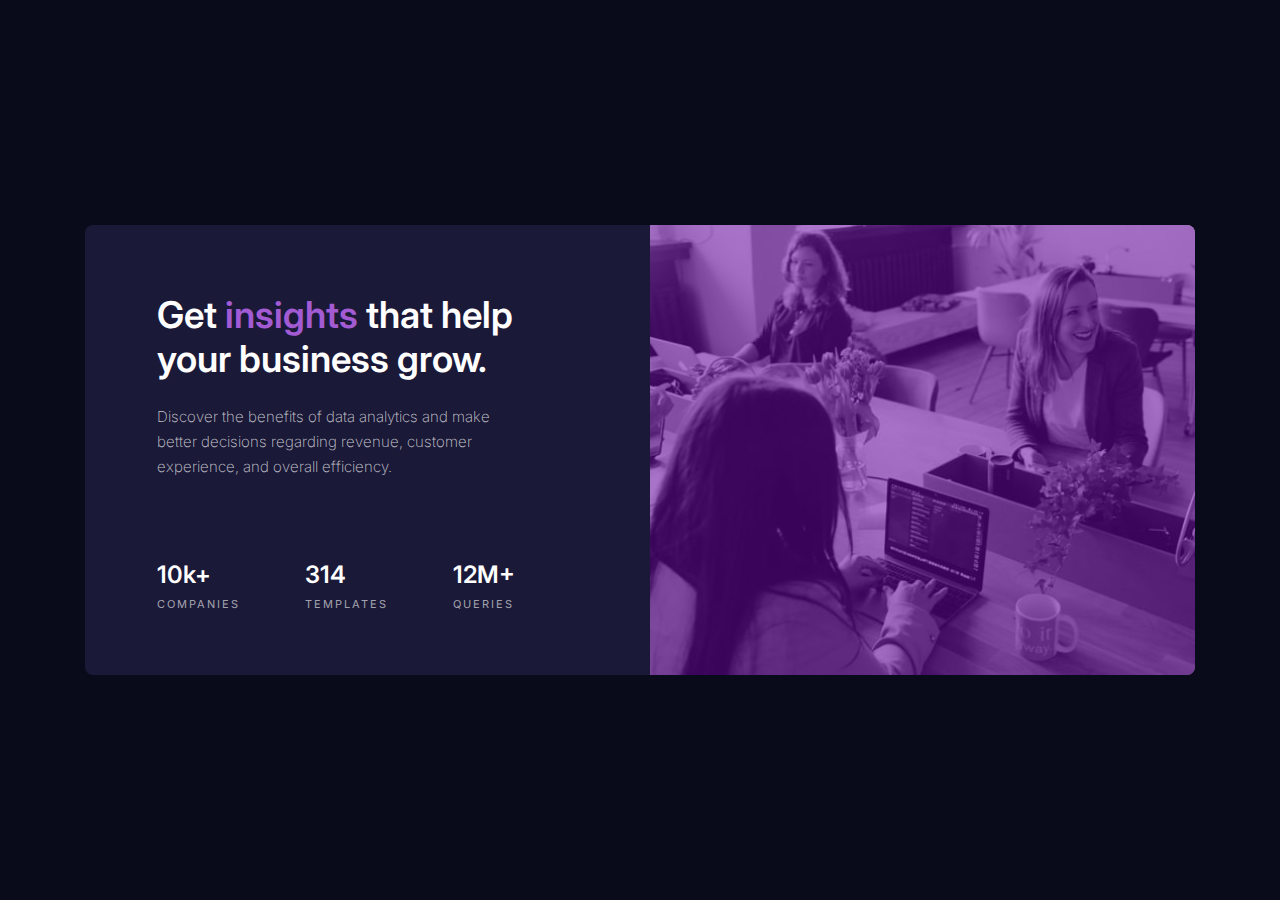
<file: index.html>
<!DOCTYPE html>
<html lang="en">

<head>
  <meta charset="UTF-8">
  <meta name="viewport" content="width=device-width, initial-scale=1.0">
  <!-- displays site properly based on user's device -->

  <link rel="icon" type="image/png" sizes="32x32" href="./images/favicon-32x32.png">
  <link rel="stylesheet" href="styles.css">

  <title>Frontend Mentor | Stats preview card component</title>

  <style>
    .attribution {
      font-size: 11px;
      text-align: center;
    }

    .attribution a {
      color: hsl(228, 45%, 44%);
    }
  </style>
</head>

<body>
  <div class="container" role="main">
    <section class="text">
      <div class="textRow">
        <h1>
          Get <span class="insights">insights</span> that help your business grow.
        </h1>

        <p>
          Discover the benefits of data analytics and make better decisions regarding revenue, customer
          experience, and overall efficiency.
        </p>
      </div>

      <div class="numbersRow">
        <div>
          <span class="highlighted">10k+</span>
          <p>companies</p>
        </div>

        <div>
          <span class="highlighted">314</span>
          <p>templates</p>
        </div>

        <div>
          <span class="highlighted">12M+</span>
          <p>queries</p>
        </div>
      </div>
    </section>

    <div class="imageWrapper">
      <div class="overlay"></div>
      <img src="./images/image-header-desktop.jpg" alt="Grupo de executivas trabalhando." />
    </div>
  </div>

  <!-- <div class="attribution">
    Challenge by <a href="https://www.frontendmentor.io?ref=challenge" target="_blank">Frontend Mentor</a>.
    Coded by <a href="#">Hennrique Guimarães Ribeiro</a>.
  </div> -->
</body>

</html>
</file>
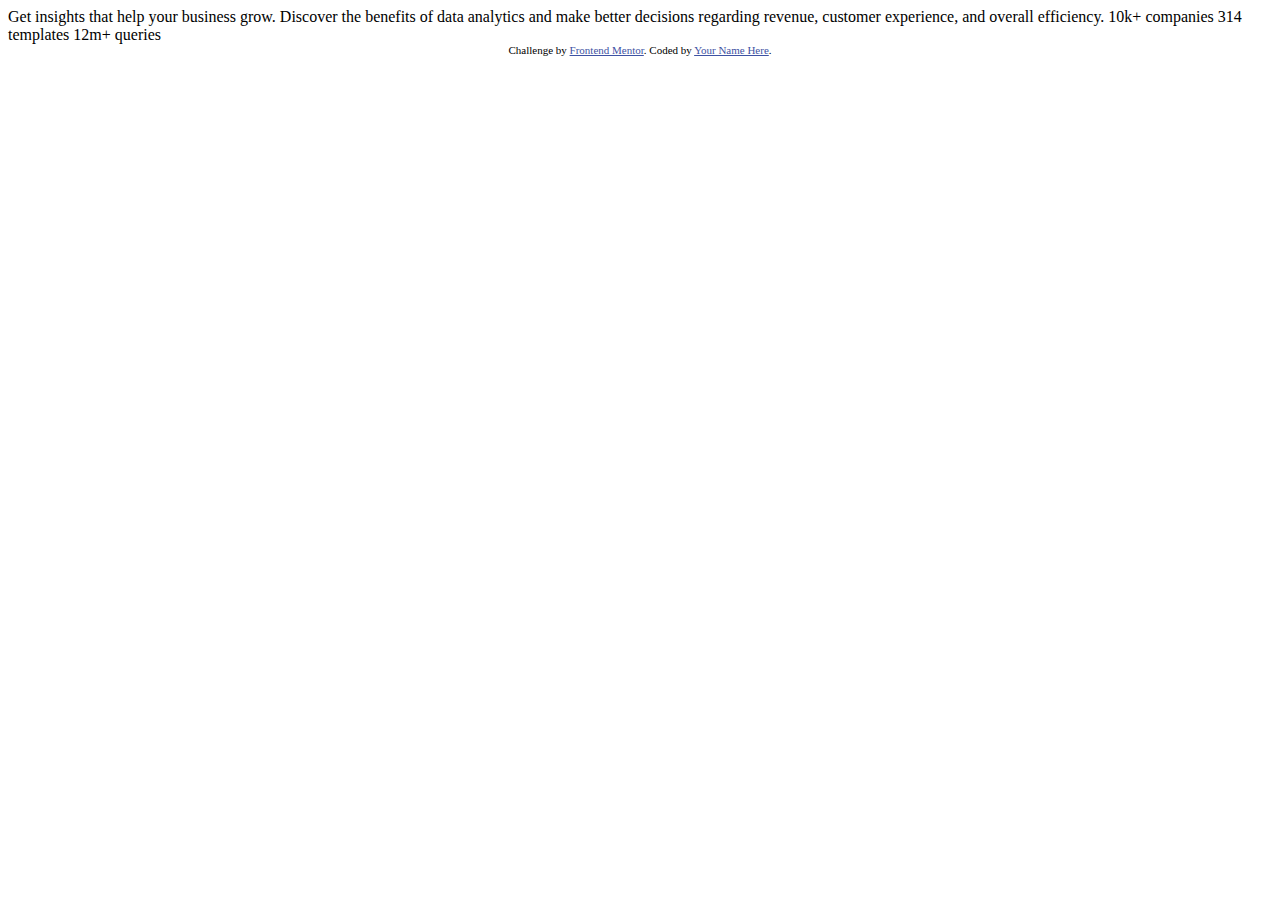
<file: stats-preview-card-component-main/index.html>
<!DOCTYPE html>
<html lang="en">
<head>
  <meta charset="UTF-8">
  <meta name="viewport" content="width=device-width, initial-scale=1.0"> <!-- displays site properly based on user's device -->

  <link rel="icon" type="image/png" sizes="32x32" href="./images/favicon-32x32.png">
  
  <title>Frontend Mentor | Stats preview card component</title>

  <!-- Feel free to remove these styles or customise in your own stylesheet 👍 -->
  <style>
    .attribution { font-size: 11px; text-align: center; }
    .attribution a { color: hsl(228, 45%, 44%); }
  </style>
</head>
<body>

  Get insights that help your business grow.

  Discover the benefits of data analytics and make better decisions regarding revenue, customer 
  experience, and overall efficiency.

  10k+ companies
  314 templates
  12m+ queries

  <div class="attribution">
    Challenge by <a href="https://www.frontendmentor.io?ref=challenge" target="_blank">Frontend Mentor</a>. 
    Coded by <a href="#">Your Name Here</a>.
  </div>
</body>
</html>
</file>
<file: styles.css>
@import url("https://fonts.googleapis.com/css2?family=Inter:wght@100;200;300;400;500;600;700;800;900&display=swap");
@import url("https://fonts.googleapis.com/css2?family=Lexend+Deca&display=swap");

html,
body {
  height: 100%;
  width: 100%;
  padding: 0;
  margin: 0;
  box-sizing: border-box;
  font-family: "Inter";
  background: hsl(233, 47%, 7%);
}

body {
  display: flex;
  flex-direction: column;

  align-items: center;
  justify-content: center;
}

img {
  border-radius: 0 8px 8px 0;
  width: auto;
  height: 100%;
}

.container {
  display: flex;
  flex-direction: row;
  justify-content: space-between;
  width: 57.8125%;
  min-width: 1110px;
  max-width: 1110px;
  height: auto;

  background-color: hsl(244, 38%, 16%);
  border-radius: 8px;
  color: hsl(0, 0%, 100%);

  transition: all 0.5s;
}

.text {
  margin: 2.7rem 6rem 3.5rem 4.5rem;
  display: flex;
  flex-direction: column;
  align-content: space-between;
  width: auto;
}

.insights {
  color: #a25bd3;
}

.highlighted {
  font-weight: 600;
  font-size: 24px;
  margin: 0 0 10px 0;
}

.numbersRow {
  display: flex;
  flex-direction: row;
  justify-content: space-between;
  margin-top: auto;
}

.numbersRow p {
  margin: 0;
  padding-right: 2.5rem;
  line-height: 30px;
  text-transform: uppercase;
  font-size: 11px;
  letter-spacing: 2px;
  color: hsla(0, 0%, 100%, 0.6);
}

.textRow p {
  font-weight: 200;
  font-size: 15px;
  line-height: 25px;
  margin-right: 2rem;
  color: hsla(0, 0%, 100%, 0.75);
  margin-top: 0;
}

.textRow h1 {
  line-height: 44px;
  font-size: 37px;
  font-weight: 600;
  color: hsl(0, 0%, 100%);
  margin-bottom: 23px;
}

.imageWrapper {
  position: relative;
}

.overlay {
  position: absolute;
  background-color: rgba(103, 5, 163, 0.55);
  border-radius: 0 8px 8px 0;
  height: 100%;
  width: 100%;
}

@media (max-width: 1140px) {
  .container {
    flex-direction: column-reverse;
    width: 90%;
    min-width: 0;
    max-height: 830px;
    max-width: 365px;
    min-width: 365px;
  }

  img {
    border-radius: 8px 8px 0 0;
    max-width: 100%;
    height: auto;
  }

  .overlay {
    border-radius: 8px 8px 0 0;
    height: 99%;
  }

  .numbersRow {
    flex-direction: column;
  }

  .textRow {
    display: flex;
    flex-direction: column;
    text-align: center;
  }

  .textRow p {
    margin: 0 0 40px 0;
    padding: 0;
    font-size: 18px;
  }

  .textRow h1 {
    font-size: 33px;
    margin-bottom: 15px;
  }

  .numbersRow {
    display: flex;
    text-align: center;
  }

  .numbersRow p {
    padding: 0;
  }

  .text {
    margin: 1rem;
    display: flex;
    flex-direction: column;
    align-content: space-between;
    width: auto;
  }
}
</file>
